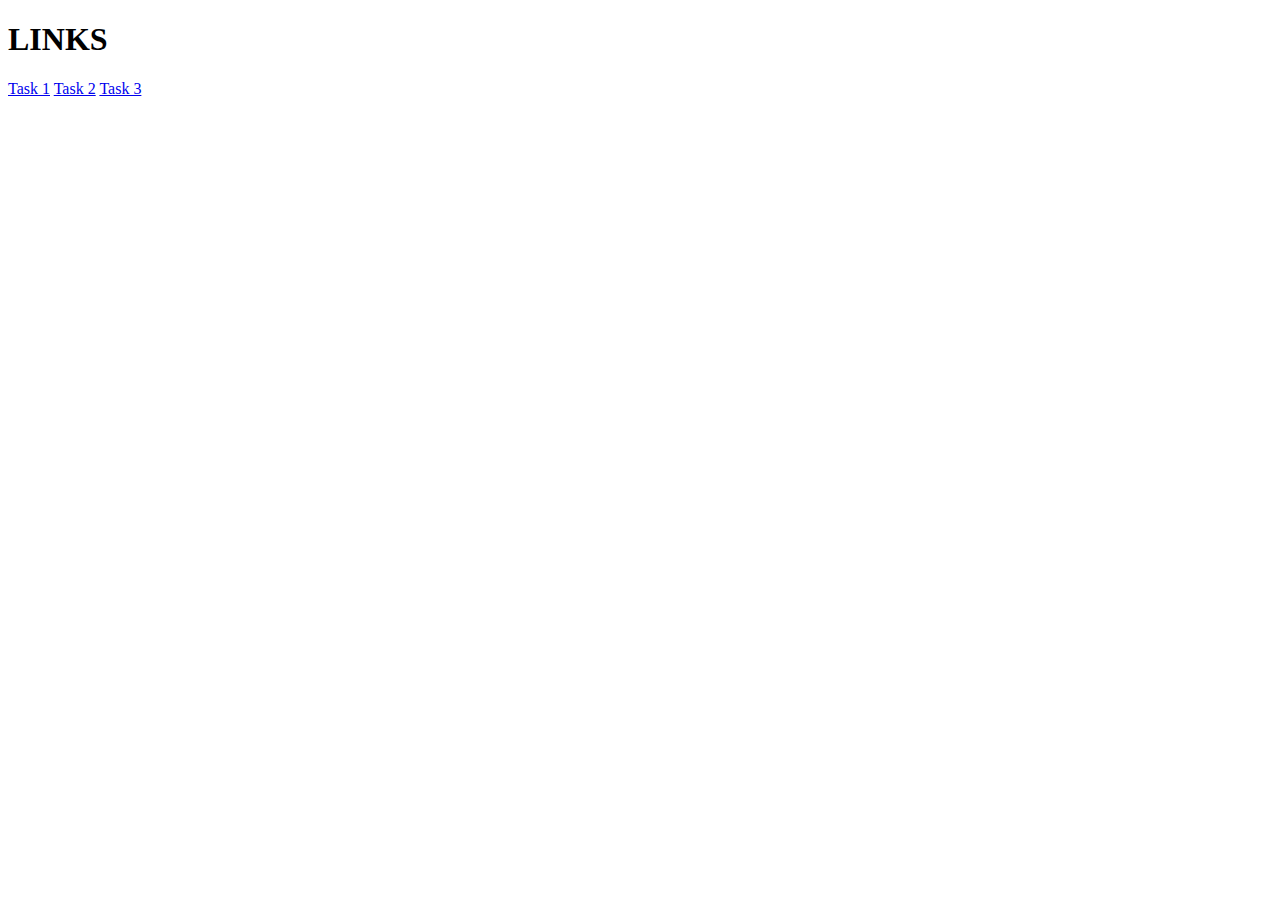
<file: index.html>
<!DOCTYPE html>
<html lang="en">
<head>
    <meta charset="UTF-8">
    <meta name="viewport" content="width=device-width, initial-scale=1.0">
    <title>Document</title>
</head>
<body>
    <h1>LINKS</h1>
    <a href="./task_1/index.html" target="_blank">Task 1</a>
    <a href="./task_2/index.html" target="_blank">Task 2</a>
    <a href="./task_3/index.html" target="_blank">Task 3</a>
</body>
</html>
</file>
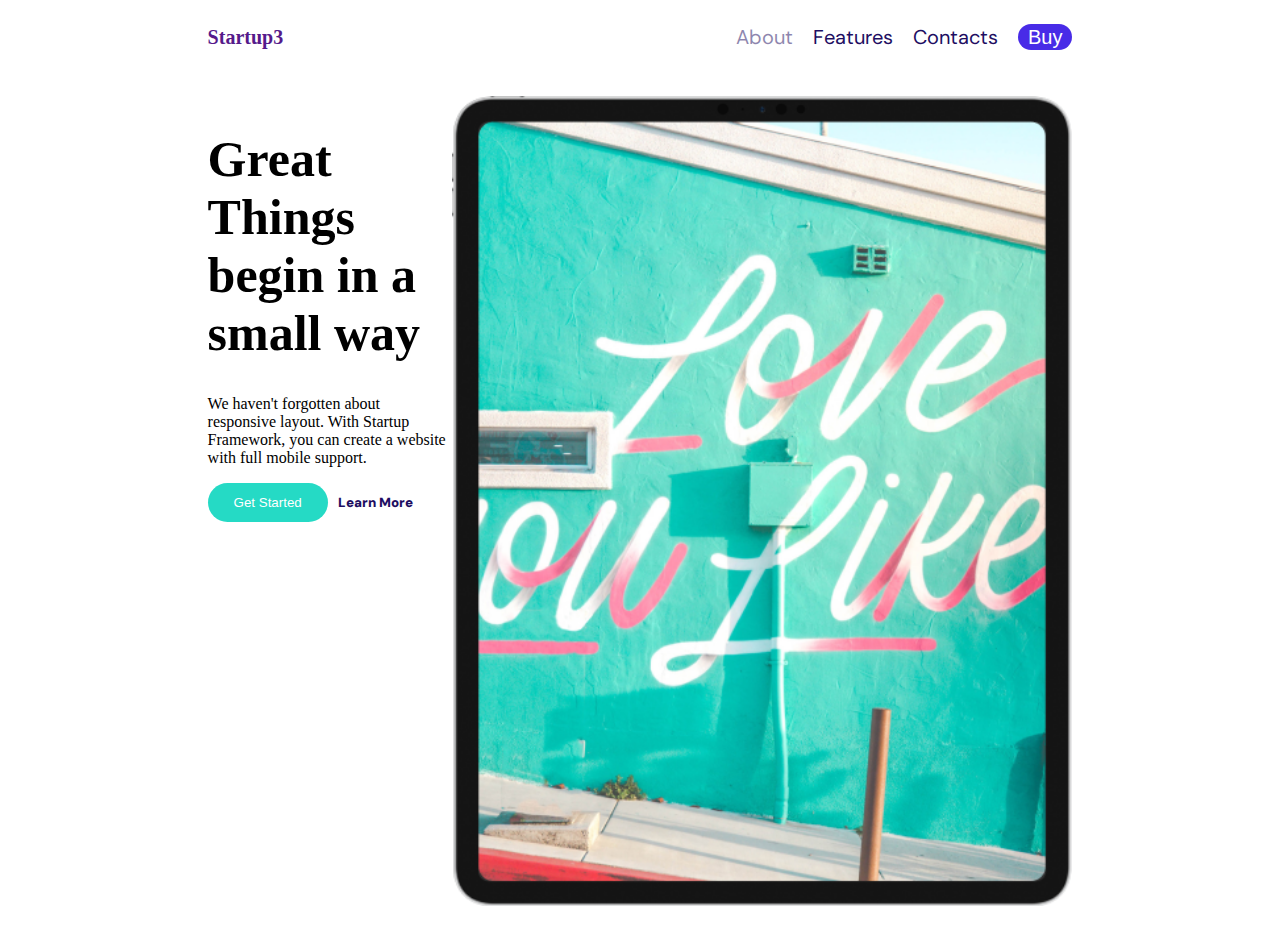
<file: task_1/index.html>
<!DOCTYPE html>
<html lang="en">
<head>
    <meta charset="UTF-8">
    <meta name="viewport" content="width=device-width, initial-scale=1.0">
    <link rel="stylesheet" href="index.css">
    <title>Document</title>
</head>
<body>
    <!-- Section 1 -->
    <section class="container">
        <nav class="navbar">
            <a class="logo" href="">Startup3</a>
            <ul>
                <li class="about">About</li>
                <li>Features</li>
                <li>Contacts</li>
                <li><button>Buy</button></li>
            </ul>
        </nav>
    
    <div class="content">
        <div class="displayFlex">
            <div>
                <h1>Great Things <br> begin in a <br> small way</h1>
                <p>We haven't forgotten about responsive layout. With Startup Framework, you can create a website with full mobile support. <p>
                <button class="getStarted">Get Started</button>
                <button class="learnMore">Learn More</button>
                </div>
                <div class="pic"><img src="iPad Pro.png" alt=""></div>
        
         </div>
    </div>
       
    </section>
    
</body>
</html>
</file>
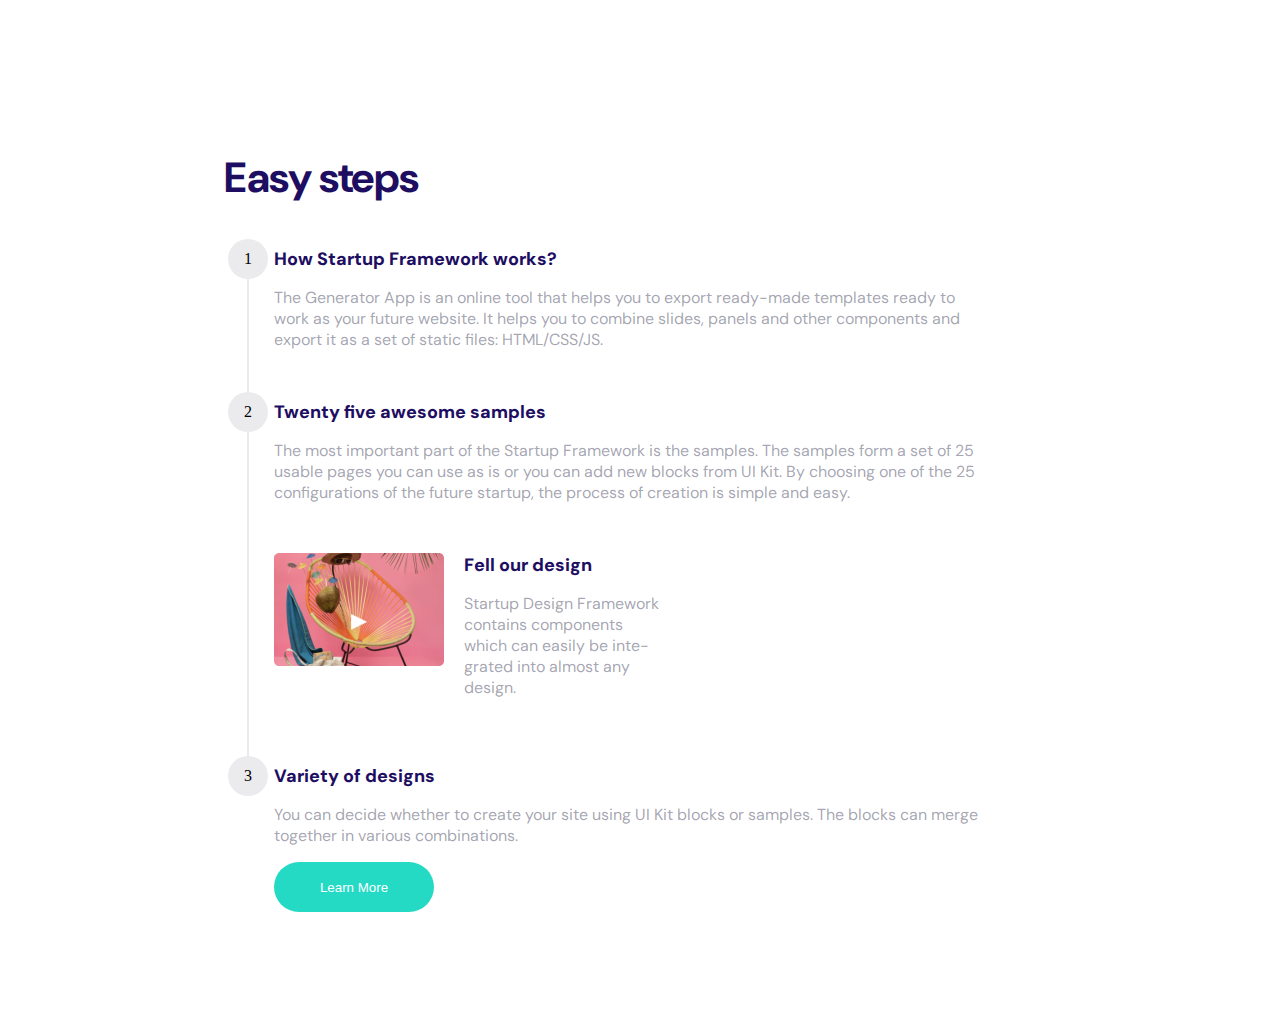
<file: task_2/index.html>
<!DOCTYPE html>
<html lang="en">
<head>
    <meta charset="UTF-8">
    <meta name="viewport" content="width=device-width, initial-scale=1.0">
    <title>Task 2</title>
    <link rel="stylesheet" href="index.css">
</head>
<body>
    
    <main>
        <h3 class="heading">Easy steps</h3>
        <div class="dFlex">
            <div class="line">
                <div class="stick"></div>
            </div>
            <div class="contentWrapper">
                <div class="first">
                    <div class="textIcon">1</div>
                    <article>How Startup Framework works?</article>
                    <p>The Generator App is an online tool that helps you to export ready-made templates ready to work as your future website. It helps you to combine slides, panels and other components and export it as a set of static files: HTML/CSS/JS.</p>
                </div>
                <div class="second">
                    <div class="textIcon">2</div>
                    <article>Twenty five awesome samples</article>
                    <p>The most important part of the Startup Framework is the samples. The samples form a set of 25 usable pages you can use as is or you can add new blocks from UI Kit. By choosing one of the 25 configurations of the future startup, the process of creation is simple and easy.</p>
                    <div class="wrapper">
                        <div class="img">
                            <img src="./Video.png" alt="">
                            <img class="icon" src="./Icon.png" alt="">
                        </div>
                        <div class="side">
                            <article>Fell our design</article>
                            <p>Startup Design Framework contains components which can easily be inte-grated into almost any design. </p>
                        </div>
                    </div>
                </div>
                <div class="third">
                    <div class="textIcon">3</div>
                    <article>Variety of designs</article>
                    <p>You can decide whether to create your site using UI Kit blocks or samples. The blocks can merge together in various combinations.</p>
                    <button>Learn More</button>
                </div>
            </div>
        </div>


    </main>
    
    
</body>
</html>
</file>
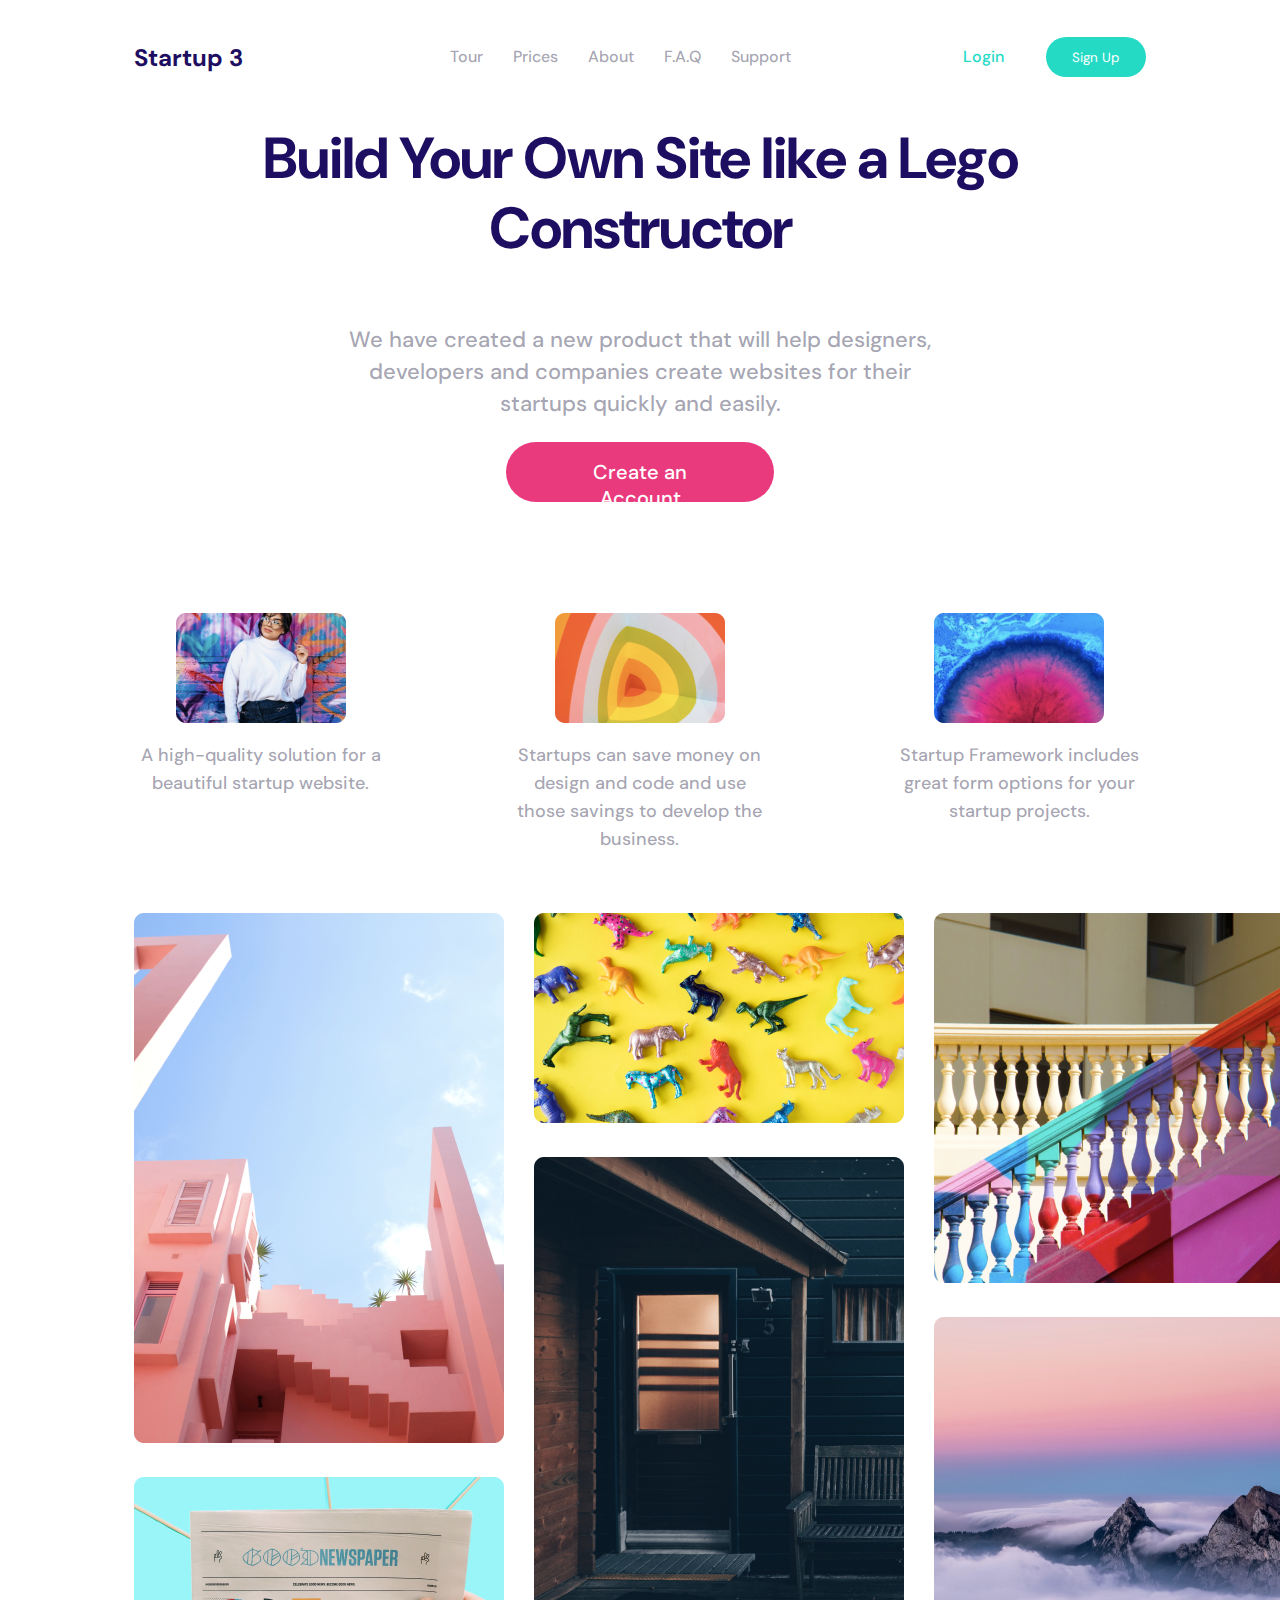
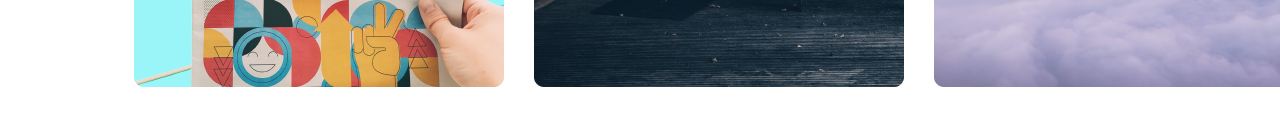
<file: task_3/index.html>
<!DOCTYPE html>
<html lang="en">
  <head>
    <meta charset="UTF-8" />
    <meta name="viewport" content="width=device-width, initial-scale=1.0" />
    <title>Task_3</title>
    <link rel="stylesheet" href="./style.css" />
  </head>
  <body>
    <div class="main">
      <header>
        <div class="logo">Startup 3</div>
        <ul>
          <li>Tour</li>
          <li>Prices</li>
          <li>About</li>
          <li>F.A.Q</li>
          <li>Support</li>
        </ul>
        <div class="buttons">
          <button class="login">Login</button>
          <button class="sign_up">Sign Up</button>
        </div>
      </header>

      <main>
        <h1>Build Your Own Site like a Lego Constructor</h1>
        <p class="paragraph">
          We have created a new product that will help designers, developers and
          companies create websites for their startups quickly and easily.
        </p>
        <button class="account">Create an Account</button>
      </main>

      <footer>
        <div class="container">
          <div class="first">
            <div>
              <img src="./Mask.png" alt="" />
            </div>
            <p class="num2">
              A high-quality solution for a beautiful startup website.
            </p>
          </div>
          <div class="first">
            <div>
              <img src="./Mask (1).png" alt="" />
            </div>
            <p class="num2">
              Startups can save money on design and code and use those savings
              to develop the business.
            </p>
          </div>
          <div class="first">
            <div>
              <img src="./Mask (2).png" alt="" />
            </div>
            <p class="num2">
              Startup Framework includes great form options for your startup
              projects.
            </p>
          </div>
        </div>
      </footer>
    </div>

    <div class="grid-container">
      <div class="item1">
        <img src="./Image 06.png" alt="" /> <img src="./Image 04.png" alt="" />
      </div>
      <div class="item3">
        <img src="./Image 05.png" alt="" /> <img src="./Image 03.png" alt="" />
      </div>
      <div class="item5">
        <img src="./Image 02.png" alt="" /> <img src="./Image 01.png" alt="" />
      </div>
    </div>
  </body>
</html>
</file>
<file: task_1/index.css>
@import url('https://fonts.googleapis.com/css2?family=DM+Sans:wght@200&display=swap');

.container {
    width: 70%;
    margin: auto;
    
}

.navbar {
    display: flex;
    justify-content: space-between;

}

.logo {
    display: flex;
    margin: 0px 10px ;
    align-items: center;
    font-size: 20px;
}

ul {
    display: flex;
}
ul li{
    display: flex;
    margin: 0px 10px;
}

nav button{
    border-radius: 30px;
    border: none;
    background-color:#482BE7;
    color: white;
    font-size: 20px;
    padding: 0px 10px;


}

.content {
    margin: 30px 10px;
}

div h1 {
    font-size: 50px;
}

.getStarted{
    border-radius: 100px;
    background-color: #25DAC5;
    color: white;
    border: none;
    padding: 12px 26px;
}
.learnMore {
    background: transparent;
    border: none;
    color: #1E0E62;
    text-align: center;
    font-family: 'DM Sans', sans-serif;
    font-weight: 900;
}
.displayFlex{
    display: flex;
}
.navbar a {
    font-weight: 600;
    text-decoration: none;
}

.pic img{
    height: 90vh;
}
.displayFlex p {

}

.about{
    opacity: 50%;
    font-size: 20px;
}

li {
    font-family: 'DM Sans', sans-serif;
    color: #1E0E62;
    font-size: 20px;
}
</file>
<file: task_2/index.css>
@import url('https://fonts.googleapis.com/css2?family=DM+Sans:wght@200&display=swap');

main  {
    padding: 100px 216px;
}
.heading {
    color: #1E0E62;
    font-family: 'DM Sans', sans-serif;
    font-size: 42px;
    font-style: normal;
    font-weight: 700;
    letter-spacing: -0.4px;
}

article {
    font-weight: 800 !important;
    width: 470px;
    color: #1E0E62;
    font-family: 'DM Sans', sans-serif;
    font-size: 18px;
    font-style: normal;
    font-weight: 500!imp;
    
}

p {
    color: var(--colors-text, rgba(21, 20, 57, 0.40));

    /* Text / Paragraph */
    width: 708px;
    font-family: DM Sans;
    font-size: 16px;
    font-style: normal;
    font-weight: 400;
    
}

button {
    width: 160px;
    height: 50px;
    flex-shrink: 0;
    border-radius: 100px;
    background: var(--action-primary, #25DAC5);
    border: none;
    color: white;
}
.wrapper {
    display: flex;
    margin-top: 50px;
}
.img {
    margin-right: 20px;
    position: relative;
}
.third {
    margin: 20px 0 0 0;
    position: relative;
}
 
.icon {
    width: 16px;
    height: 16px;
    position: absolute;
 
    top: 43%;
    left: 50%;
    transform: translate(-50%,-50%);
  
}

.contentWrapper {
    width: calc(100% - 50px);
}
.line {
    width: 50px;
    height: 400px;
    position: relative;
    
}

.stick {
    width: 2px;
    height: 525px;
    position: absolute;
    left: calc(50% - 2px);
    background-color: #EBEAED;
}

.dFlex {
    display: flex;
}

.textIcon {
    width: 40px;
    height: 40px;
    background-color: #EBEAED;
    border-radius: 100px;
    display:flex;
    justify-content: center;
    align-items: center;
    position: absolute;
    top: -8px;
    left: -46px;
}

.first {
    position: relative;
}
.second {
    position: relative;
    margin: 50px 0px;
}
.side p{
    width: 200px;
}
</file>
<file: task_3/style.css>
@import url('https://fonts.googleapis.com/css2?family=DM+Sans:opsz,wght@9..40,200;9..40,300&display=swap');

.logo {
    color: #1E0E62;
    text-align: center;
    font-family: 'DM Sans', sans-serif;
    font-size: 24px;
    font-weight: 700;
}
header {
    display: flex;
    justify-content: space-between;
    align-items: center;
    
}

.main {
    width: 80%;
    margin-left: auto;
    margin-right: auto;
    margin-top: 30px;
   
    
}

ul {
    display: flex;
    list-style-type: none;
    color: var(--colors-text, rgba(21, 20, 57, 0.40));
    /* Buttons / Small */
    font-family: DM Sans;
    font-size: 16px;
    font-style: normal;
    font-weight: 500;
    line-height: 22px; /* 137.5% */
    column-gap: 30px;
    font-family: 'DM Sans', sans-serif;
}

.login {
    color: var(--action-primary, #25DAC5);
    border: none;
    background-color: white;
    /* Buttons / Small */
    font-family: 'DM Sans', sans-serif;
    font-size: 16px;
    font-style: normal;
    font-weight: 500;
    line-height: 22px; /* 137.5% */
    margin-right: 32px;
}

.sign_up {
    border: none;
    color: white;
    font-family: 'DM Sans', sans-serif;
    padding: 7px 18px;
    width: 100px;
    height: 40px;
    flex-shrink: 0;
    border-radius: 100px;
    background: var(--action-primary, #25DAC5);
}

/*main part */

h1  {
    color: var(--colors-heading, #1E0E62);
    text-align: center;
    /* Heading / H2 Header */
    font-family: 'DM Sans', sans-serif;
    font-size: 58px;
    font-style: normal;
    font-weight: 700;
    line-height: 70px; /* 120.69% */
    letter-spacing: -1px;
    padding: 0 100px;
}

.paragraph {
    text-align: center;
    padding: 0 200px;
    color: var(--colors-text, rgba(21, 20, 57, 0.40));
    /* Heading / H5 Lead */
    font-family: DM Sans;
    font-size: 22px;
    font-style: normal;
    font-weight: 500;
    line-height: 32px; /* 145.455% */
}

.account {
    color: var(--colors-white, #FFF);
    border-radius: 100px;
    background: var(--action-third, #E93A7D);
    text-align: center;
    border: none;
    padding: 17px 45px;

    width: 268px;
    height: 60px;
    flex-shrink: 0;

    /* Buttons / Big */
    font-family: 'DM Sans', sans-serif;
    font-size: 20px;
    font-style: normal;
    font-weight: 500;
    line-height: 26px; /* 130% */
}
main {
    display: flex;
    flex-direction: column;
    align-items: center;
}
/*Footer part */

.container {
    display: flex;
    margin-top: 111px;
    align-items: center;
    justify-content: space-between;

}
.first{
    display: flex;
    flex-direction: column;
    align-items: center;
    width: 25%;
    height: 300px;
}
.container  img{
    display: flex;
    align-items: center;
    flex-direction: row;
    width: 170px;
    height:110px;
    background-size: cover;
}

.num2 {
     font-family: 'DM Sans', sans-serif;
    color: var(--colors-text, rgba(21, 20, 57, 0.40));
    text-align: center;

    /* Text / Article */
    font-size: 18px;
    font-style: normal;
    font-weight: 500;
    line-height: 28px;

}

.grid-container {
    display: grid;
    grid-template-columns: 370px 370px 370px;
    width: 80%;
    margin: auto;
    align-content: center;
    gap: 30px;
    row-gap: 30px;
    break-inside: avoid;
}

.grid-container img{
    margin-bottom: 30px;
}
</file>
